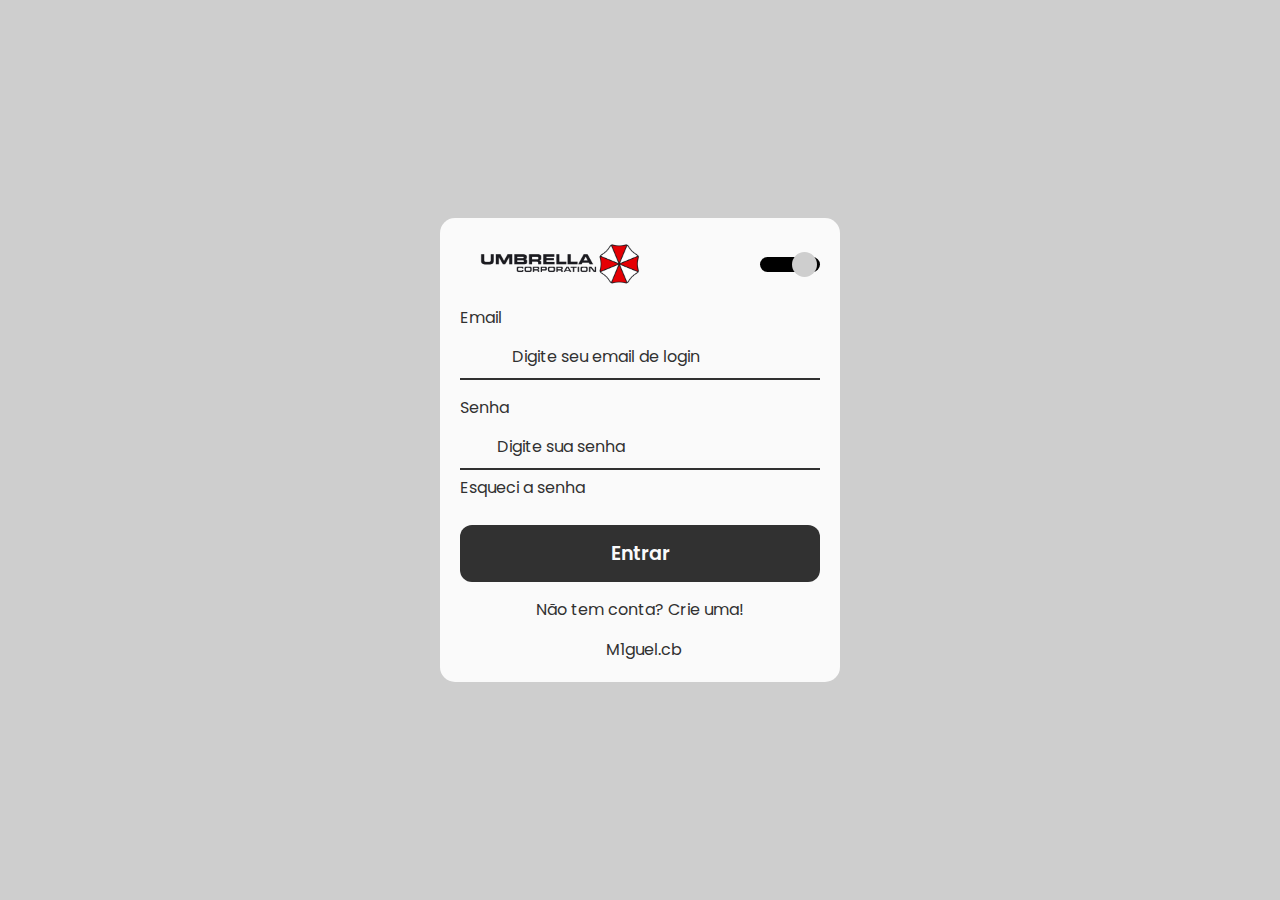
<file: index.html>
<!DOCTYPE html>
<html lang="pt-br">
    <head>
        <meta charset="UTF-8" />
        <meta name="viewport" content="width=device-width, initial-scale=1.0" />
        <title>Umbrella Corporation</title>
        <link rel="stylesheet" href="assets/styles/style.css" />
        <link rel="shortcut icon" href="assets/images/favicon.ico" type="image/x-icon" />
        <link rel="stylesheet" href="https://cdnjs.cloudflare.com/ajax/libs/font-awesome/6.4.2/css/all.min.css" integrity="sha512-z3gLpd7yknf1YoNbCzqRKc4qyor8gaKU1qmn+CShxbuBusANI9QpRohGBreCFkKxLhei6S9CQXFEbbKuqLg0DA==" crossorigin="anonymous" referrerpolicy="no-referrer" />
    </head>
    <body>
        <div id="container">
            <header>
                <img src="assets/images/umbrella-emblem.png" alt="Umbrella Academy" />
                <input type="checkbox" name="light-dark" id="light-dark" />
                <label for="light-dark" id="btn">
                    <div id="bola"></div>
                    <i class="fa-solid fa-sun"></i>
                    <i class="fa-solid fa-moon"></i>
                </label>
            </header>
                <form method="post">
                    <div id="container-email">
                        <label for="email">Email</label>
                        <div id="div-email">
                            <i class="fa-solid fa-envelope"></i>
                            <input type="text" id="email" placeholder="Digite seu email de login" autocomplete="email">
                        </div>
                        <div class="msg-erro">
                            <i class="fa-solid fa-circle-exclamation"></i>
                            <small>Email inválido!</small>
                        </div>
                    </div>
                    <div id="container-senha">
                        <label for="senha">Senha</label>
                        <div id="div-senha">
                            <i class="fa-solid fa-key"></i>
                            <input type="password" id="senha" placeholder="Digite sua senha" autocomplete="current-password">
                            <i class="fa-solid fa-eye-slash" id="olho-fechado" onclick="verSenha('text')"></i>
                            <i class="fa-solid fa-eye" id="olho-aberto" onclick="verSenha('password')"></i>
                        </div>
                        <div class="msg-erro">
                            <i class="fa-solid fa-circle-exclamation"></i>
                            <small>erro</small>
                        </div>
                        <a href="#" id="esqueci-senha">Esqueci a senha</a>
                    </div>
                    <button type="submit">Entrar</button>
                </form>
                <a href="cadastro/"><button>Não tem conta? Crie uma!</button></a>
            <footer>
                <a href="https://www.instagram.com/m1guel.cb" rel="external" target="_blank">
                    <div>
                        <i class="fa-brands fa-instagram"></i>
                        <p>M1guel.cb</p>
                    </div>
                </a>
            </footer>
        </div>
    </body>
    <script src="assets/js/script.js"></script>
</html>
</file>
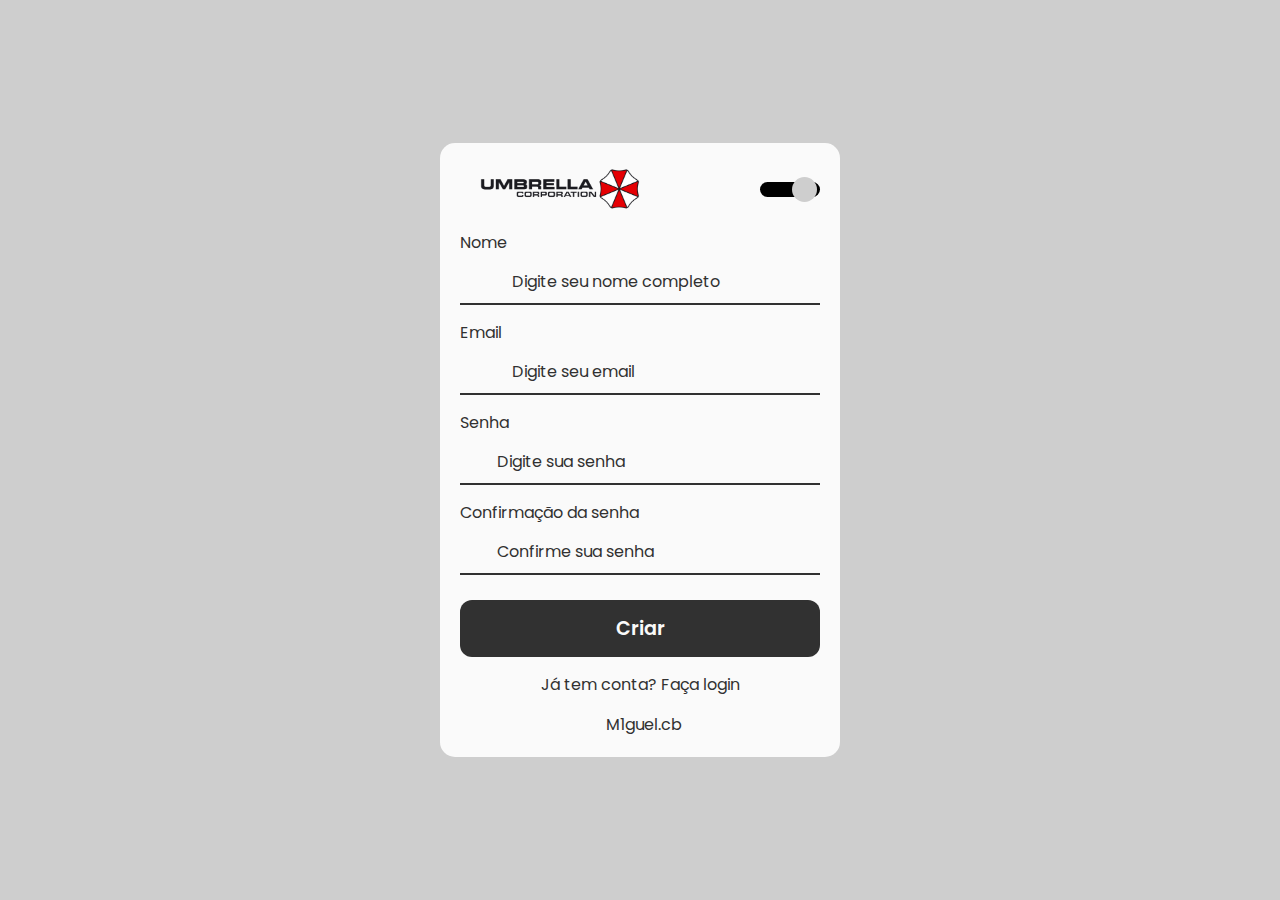
<file: cadastro/index.html>
<!DOCTYPE html>
<html lang="pt-br">
    <head>
        <meta charset="UTF-8" />
        <meta name="viewport" content="width=device-width, initial-scale=1.0" />
        <title>Umbrella Corporation</title>
        <link rel="stylesheet" href="../assets/styles/style.css" />
        <link rel="stylesheet" href="../assets/styles/mq.css" />
        <link rel="shortcut icon" href="../assets/images/favicon.ico" type="image/x-icon" />
        <link rel="stylesheet" href="https://cdnjs.cloudflare.com/ajax/libs/font-awesome/6.4.2/css/all.min.css" integrity="sha512-z3gLpd7yknf1YoNbCzqRKc4qyor8gaKU1qmn+CShxbuBusANI9QpRohGBreCFkKxLhei6S9CQXFEbbKuqLg0DA==" crossorigin="anonymous" referrerpolicy="no-referrer" />
    </head>
    <body>
        <div id="container">
            <header>
                <img src="../assets/images/umbrella-emblem.png" alt="Umbrella Academy" />
                <input type="checkbox" name="light-dark" id="light-dark" />
                <label for="light-dark" id="btn">
                    <div id="bola"></div>
                    <i class="fa-solid fa-sun"></i>
                    <i class="fa-solid fa-moon"></i>
                </label>
            </header>
            <form method="post">
                <div id="container-nome">
                    <label for="nome">Nome</label>
                    <div id="div-nome">
                        <i class="fa-solid fa-user"></i>
                        <input type="text" id="nome" placeholder="Digite seu nome completo" autocomplete="name" />
                    </div>
                    <div class="msg-erro">
                        <i class="fa-solid fa-circle-exclamation"></i>
                        <small>Insira seu nome!</small>
                    </div>
                </div>
                <div id="container-email">
                    <label for="email">Email</label>
                    <div id="div-email">
                        <i class="fa-solid fa-envelope"></i>
                        <input type="text" id="email" placeholder="Digite seu email" autocomplete="email" />
                    </div>
                    <div class="msg-erro">
                        <i class="fa-solid fa-circle-exclamation"></i>
                        <small>Email inválido!</small>
                    </div>
                </div>
                <div id="container-senha">
                    <label for="senha">Senha</label>
                    <div id="div-senha">
                        <i class="fa-solid fa-key"></i>
                        <input type="password" id="senha" placeholder="Digite sua senha" autocomplete="current-password" />
                        <i class="fa-solid fa-eye-slash" id="olho-fechado" onclick="verSenha('text')"></i>
                        <i class="fa-solid fa-eye" id="olho-aberto" onclick="verSenha('password')"></i>
                    </div>
                    <div class="msg-erro">
                        <i class="fa-solid fa-circle-exclamation"></i>
                        <small>erro</small>
                    </div>
                </div>
                <div id="container-confirmacao-senha">
                    <label for="confirmacao-senha">Confirmação da senha</label>
                    <div id="div-confirmacao-senha">
                        <i class="fa-solid fa-key"></i>
                        <input type="password" id="confirmacao-senha" placeholder="Confirme sua senha" autocomplete="current-password" />
                        <i class="fa-solid fa-eye-slash" id="olho-fechado" onclick="verConfirmacaoSenha('text')"></i>
                        <i class="fa-solid fa-eye" id="olho-aberto" onclick="verConfirmacaoSenha('password')"></i>
                    </div>
                    <div class="msg-erro">
                        <i class="fa-solid fa-circle-exclamation"></i>
                        <small>As duas senhas devem ser iguais!</small>
                    </div>
                </div>
                <input type="submit" value="Criar" id="criar"/>
            </form>
            <a href="../"><button>Já tem conta? Faça login</button></a>
            <footer>
                <a href="https://www.instagram.com/m1guel.cb" rel="external" target="_blank">
                    <div>
                        <i class="fa-brands fa-instagram"></i>
                        <p>M1guel.cb</p>
                    </div>
                </a>
            </footer>
        </div>
    </body>
    <script src="../assets/js/script.js"></script>
    <script>

    </script>
</html>
</file>
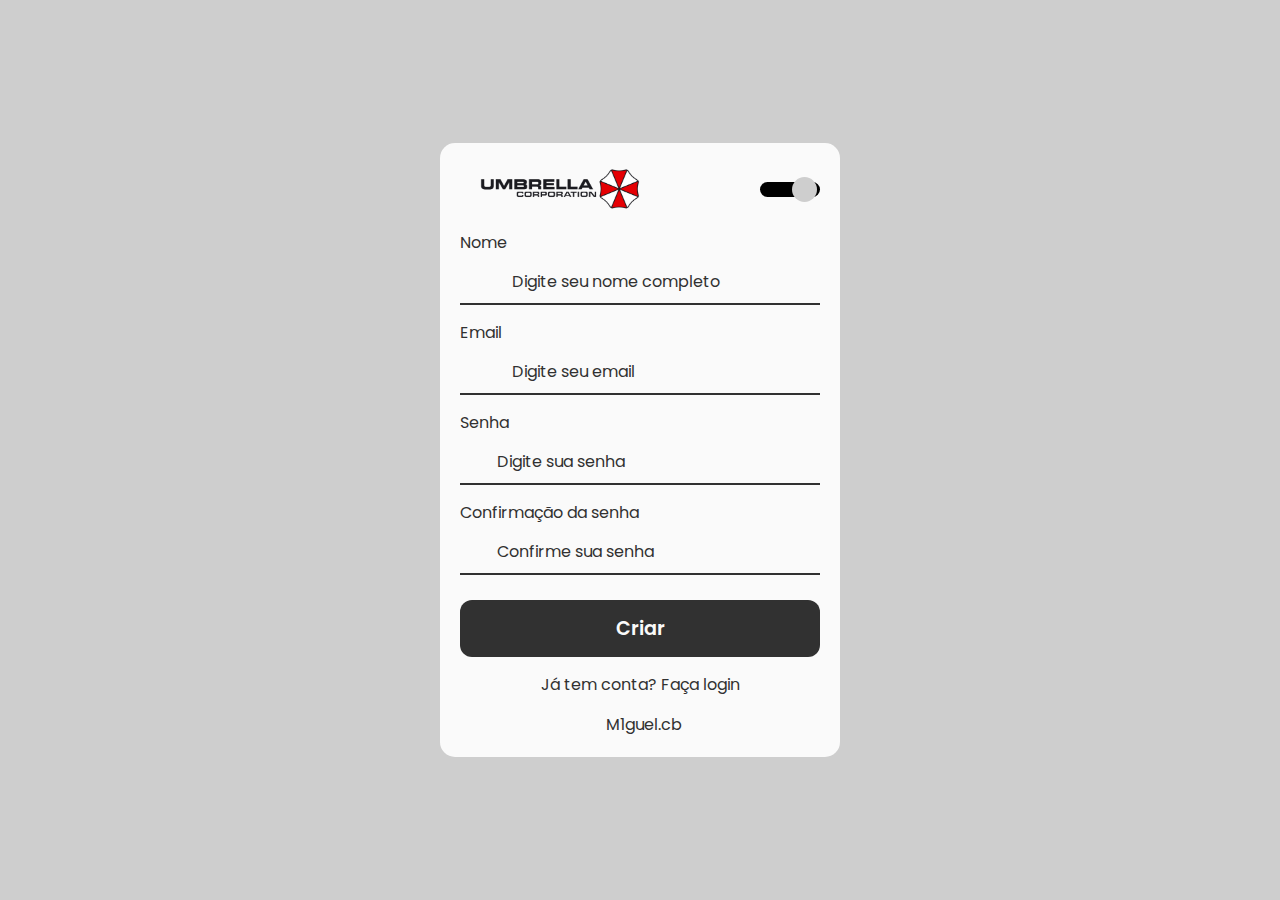
<file: cadastro.html>
<!DOCTYPE html>
<html lang="pt-br">
    <head>
        <meta charset="UTF-8" />
        <meta name="viewport" content="width=device-width, initial-scale=1.0" />
        <title>Umbrella Corporation</title>
        <link rel="stylesheet" href="assets/styles/style.css" />
        <link rel="stylesheet" href="assets/styles/mq.css" />
        <link rel="shortcut icon" href="assets/images/favicon.ico" type="image/x-icon" />
        <link rel="stylesheet" href="https://cdnjs.cloudflare.com/ajax/libs/font-awesome/6.4.2/css/all.min.css" integrity="sha512-z3gLpd7yknf1YoNbCzqRKc4qyor8gaKU1qmn+CShxbuBusANI9QpRohGBreCFkKxLhei6S9CQXFEbbKuqLg0DA==" crossorigin="anonymous" referrerpolicy="no-referrer" />
    </head>
    <body>
        <div id="container">
            <header>
                <img src="assets/images/umbrella-emblem.png" alt="Umbrella Academy" />
                <input type="checkbox" name="light-dark" id="light-dark" />
                <label for="light-dark" id="btn">
                    <div id="bola"></div>
                    <i class="fa-solid fa-sun"></i>
                    <i class="fa-solid fa-moon"></i>
                </label>
            </header>
            <form method="post">
                <div id="container-nome">
                    <label for="nome">Nome</label>
                    <div id="div-nome">
                        <i class="fa-solid fa-user"></i>
                        <input type="text" id="nome" placeholder="Digite seu nome completo" autocomplete="name" />
                    </div>
                    <div class="msg-erro">
                        <i class="fa-solid fa-circle-exclamation"></i>
                        <small>Insira seu nome!</small>
                    </div>
                </div>
                <div id="container-email">
                    <label for="email">Email</label>
                    <div id="div-email">
                        <i class="fa-solid fa-envelope"></i>
                        <input type="text" id="email" placeholder="Digite seu email" autocomplete="email" />
                    </div>
                    <div class="msg-erro">
                        <i class="fa-solid fa-circle-exclamation"></i>
                        <small>Email inválido!</small>
                    </div>
                </div>
                <div id="container-senha">
                    <label for="senha">Senha</label>
                    <div id="div-senha">
                        <i class="fa-solid fa-key"></i>
                        <input type="password" id="senha" placeholder="Digite sua senha" autocomplete="current-password" />
                        <i class="fa-solid fa-eye-slash" id="olho-fechado" onclick="verSenha('text')"></i>
                        <i class="fa-solid fa-eye" id="olho-aberto" onclick="verSenha('password')"></i>
                    </div>
                    <div class="msg-erro">
                        <i class="fa-solid fa-circle-exclamation"></i>
                        <small>erro</small>
                    </div>
                </div>
                <div id="container-confirmacao-senha">
                    <label for="confirmacao-senha">Confirmação da senha</label>
                    <div id="div-confirmacao-senha">
                        <i class="fa-solid fa-key"></i>
                        <input type="password" id="confirmacao-senha" placeholder="Confirme sua senha" autocomplete="current-password" />
                        <i class="fa-solid fa-eye-slash" id="olho-fechado" onclick="verConfirmacaoSenha('text')"></i>
                        <i class="fa-solid fa-eye" id="olho-aberto" onclick="verConfirmacaoSenha('password')"></i>
                    </div>
                    <div class="msg-erro">
                        <i class="fa-solid fa-circle-exclamation"></i>
                        <small>As duas senhas devem ser iguais!</small>
                    </div>
                </div>
                <input type="submit" value="Criar" id="criar"/>
            </form>
            <a href="index.html"><button>Já tem conta? Faça login</button></a>
            <footer>
                <a href="https://www.instagram.com/m1guel.cb" rel="external" target="_blank">
                    <div>
                        <i class="fa-brands fa-instagram"></i>
                        <p>M1guel.cb</p>
                    </div>
                </a>
            </footer>
        </div>
    </body>
    <script src="assets/js/script.js"></script>
    <script>

    </script>
</html>
</file>
<file: assets/styles/style.css>
@charset "UTF-8";
@import url('https://fonts.googleapis.com/css2?family=Poppins:ital,wght@0,100;0,200;0,300;0,400;0,500;0,600;0,700;0,800;0,900;1,100;1,200;1,300;1,400;1,500;1,600;1,700;1,800;1,900&display=swap');

* {
    margin: 0;
    padding: 0;
    box-sizing: border-box;
    font-family: 'Poppins', Arial, sans-serif;
}

:root {
    --light-50: #cecece;
    --light-100: #fafafa;

    --dark-50: #313131;
    --dark-100: #0a0a0a;

    --bck-umbrella: transparent;

    --red-100: rgb(245, 0, 0);
    --red-50: rgb(255, 65, 65);
}

[data-theme = 'dark'] {
    --light-50: #0a0a0a;
    --light-100: #313131;
    
    --dark-50: #fafafa;
    --dark-100: #cecece;

    --bck-umbrella: #fafafa;

    --red-100:rgb(255, 65, 65);
    --red-50: rgb(245, 0, 0);
}

body {
    transition: background .2s linear;
    display: flex;
    justify-content: center;
    align-items: center;
    background-color: var(--light-50);
    min-height: 100vh;
    width: 100%;
}

#container {
    transition: background .2s linear;
    background-color: var(--light-100);
    display: flex;
    flex-direction: column;
    align-items: center;
    justify-content: center;
    gap: 15px;
    width: 400px;
    border-radius: 15px;
    padding: 20px;
}

#container > header {
    display: flex;
    align-items: center;
    justify-content: space-between;
    width: 100%;
}

#btn {
    background-color: #000;
    color: #fff;
    border-radius: 50px;
    width: 60px;
    display: flex;
    align-items: center;
    justify-content: space-between;
    padding: 7.5px 3.5px;
    cursor: pointer;
}

label i {
    margin: 0 5px;
}

input#light-dark {
    position: relative;
    top: -5000px;
}

#container > header > img {
    transition: background .2s linear;
    width: 200px;
    background-color: var(--bck-umbrella);
    border-radius: 10px;
    padding: 5px 20px;
}

#bola {
    transition: transform .2s ease-in-out;
    position: absolute;
    background-color: #cecece;
    border-radius: 50%;
    height: 25px;
    width: 25px;
    transform: translateX(0);
}

.fa-sun {
    color: rgb(235, 176, 0);
}

.fa-moon {
    color: rgb(1, 173, 207);
}

form {
    width: 100%;
    display: flex;
    flex-direction: column;
    gap: 15px;
}

#div-email,
#div-senha,
#div-confirmacao-senha,
#div-nome {
    border-bottom: 2px solid var(--dark-50);
    height: 45px;
    transition: color .2s ease-in-out;
    display: flex;
    align-items: center;
    justify-content: space-between;
    color: var(--dark-50);
}

form label {
    transition: color .2s ease-in-out;
    color: var(--dark-50);
    cursor: pointer;
}

#div-email > i,
#div-senha > i,
#div-nome > i,
#div-confirmacao-senha > i {
    font-size: 30px;
}

#div-email > input,
#div-senha > input,
#div-nome > input,
#div-confirmacao-senha > input  {
    height: 35px;
    font-size: 16px;
}

#div-senha > input,
#div-confirmacao-senha > input {
    width: 262px;
}

#div-email > input,
#div-nome > input {
    width: 308px;
}

#div-email > input:focus,
#div-senha > input:focus,
#div-nome > input:focus,
#div-confirmacao-senha > input:focus {
    outline: none;
}

input {
    transition: all .15s ease-in-out;
    border: none;
    background-color: var(--bck);
    color: var(--dark-50);
}

i.fa-eye {
    display: none;
}

#div-senha > i.fa-eye,
#div-senha > i.fa-eye-slash,
#div-confirmacao-senha > i.fa-eye,
#div-confirmacao-senha > i.fa-eye-slash {
    transition: all .2s linear;
    font-size: 20px;
    cursor: pointer;
    color: var(--dark-50);
    text-align: center;
    width: 25px;
}

button[type='submit'],
input[value='Criar'] {
    background-color: var(--dark-50);
    color: var(--light-100);
    width: 100%;
    border-radius: 12px;
    padding: 10px;
    font-weight: 600;
    font-size: larger;
    margin-top: 10px;
    border: 4px solid transparent;
}

button[type='submit']:hover,
input[value='Criar']:hover {
    transition: all .2s linear;
    background-color: transparent;
    cursor: pointer;
    color: var(--dark-50);
    border: 4px solid var(--dark-50);
    text-decoration: none;
}

input::placeholder {
    transition: all .2s linear;
    color: var(--dark-50);
}

#esqueci-senha {
    width: fit-content;
}

#esqueci-senha:hover {
    text-decoration: underline;
}

#container-senha,
#container-email, 
#container-nome,
#container-confirmacao-senha {
    display: flex;
    flex-direction: column;
    gap: 5px;
}

.erro > div > input,
.erro > div#div-email > i.fa-envelope,
.erro > div > i.fa-key,
.erro > div#div-senha > i.fa-eye,
.erro > div#div-senha > i.fa-eye-slash,
.erro > div#div-confirmacao-senha > i.fa-eye,
.erro > div#div-confirmacao-senha > i.fa-eye-slash,
.erro > div#div-nome > i.fa-user {
    color: var(--red-100);
}

div.erro > div#div-email, 
div.erro > div#div-senha,
div.erro > div#div-nome,
div.erro > div#div-confirmacao-senha {
    border-color: var(--red-100);
}

.erro > div > input::placeholder {
    color: var(--red-100);
}

div.msg-erro {
    display: none;
}

div.erro > div.msg-erro {
    display: flex;
    align-items: center;
    gap: 5px;
    font-size: 17px;
    color: var(--red-100);
}

small {
    transform: translateY(-2px);
}

button {
    transition: all .2s linear;
    background-color: transparent;
    border: none;
    font-size: medium;
    color: var(--dark-50);
}

button:hover {
    text-decoration: underline;
    cursor: pointer;
}

footer {
    display: flex;
    align-items: center;
    justify-content: center;
}

footer div {
    display: flex;
    align-items: center;
    justify-content: center;
    gap: 7px;
}

a {
    text-decoration: none;
    color: var(--dark-50);
    transition: all .2s linear;
}

footer a:hover {
    transform: scale(1.1);
}

.fa-rotate {
    animation: rotate 1s infinite linear;
}

@keyframes rotate {
    from {
        rotate: 0deg;
    } to {
        rotate: 360deg;
    }
}
</file>
<file: assets/styles/mq.css>
@charset "UTF-8";
@import url('https://fonts.googleapis.com/css2?family=Poppins:ital,wght@0,100;0,200;0,300;0,400;0,500;0,600;0,700;0,800;0,900;1,100;1,200;1,300;1,400;1,500;1,600;1,700;1,800;1,900&display=swap');

@media screen and (max-width: 600px) {
    #container {
        width: 100%;
        height: 100%;
    }
    #div-senha>input,
    #div-confirmacao-senha>input {
        width: 80%;
    }

    #div-email>input,
    #div-nome>input {
        width: 90%;
    }
}
</file>
